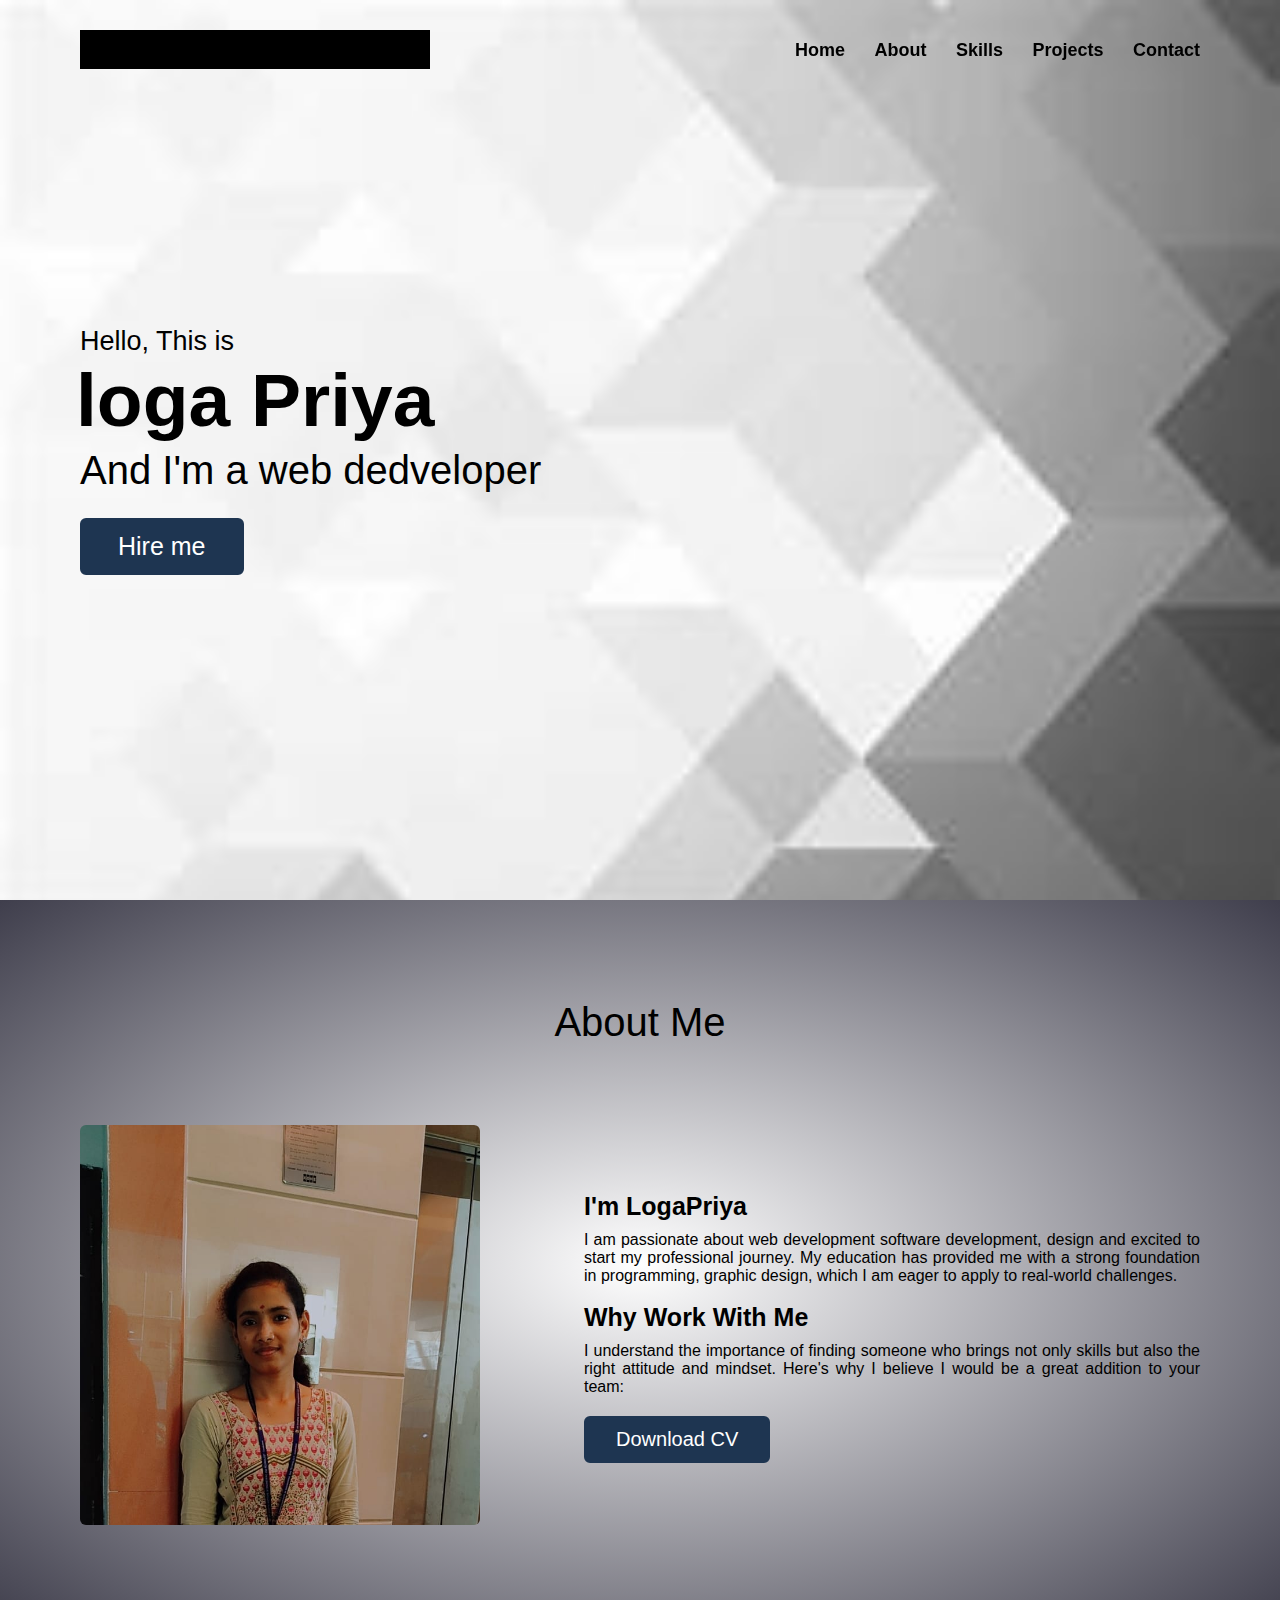
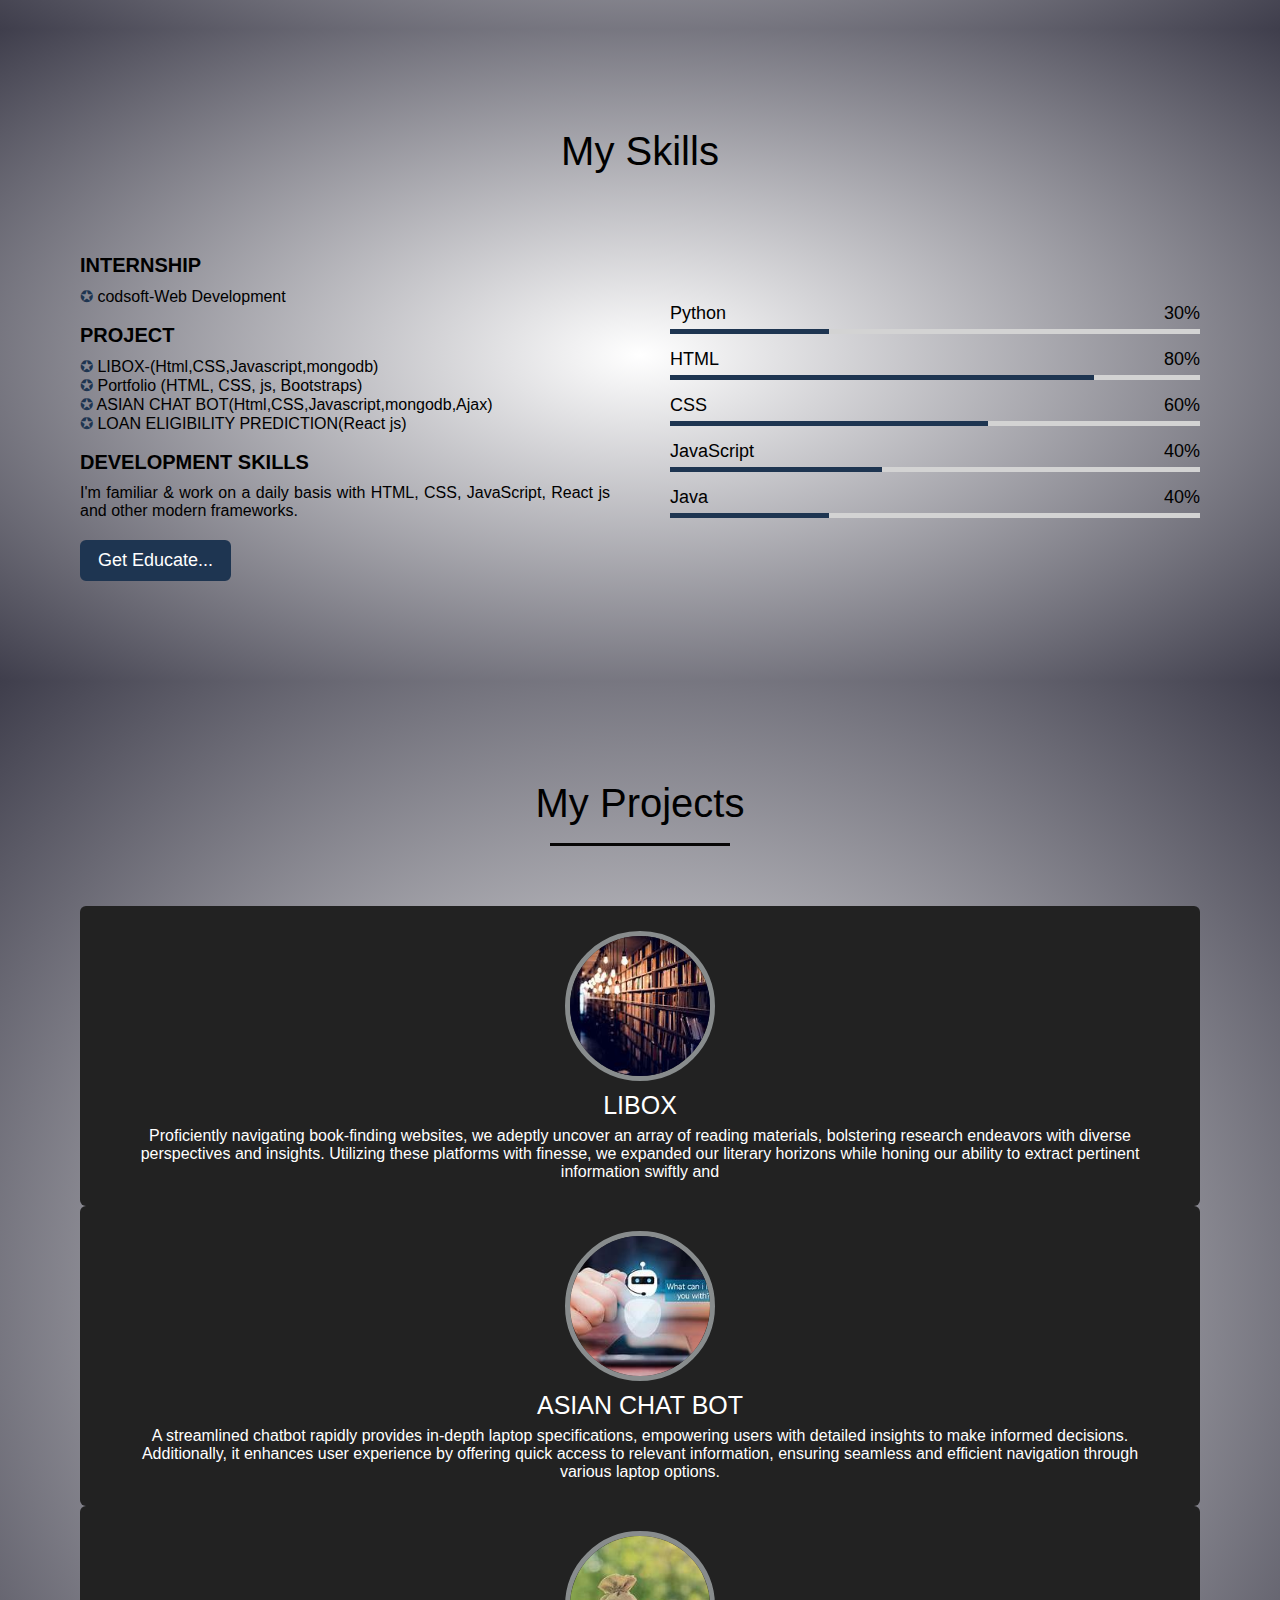
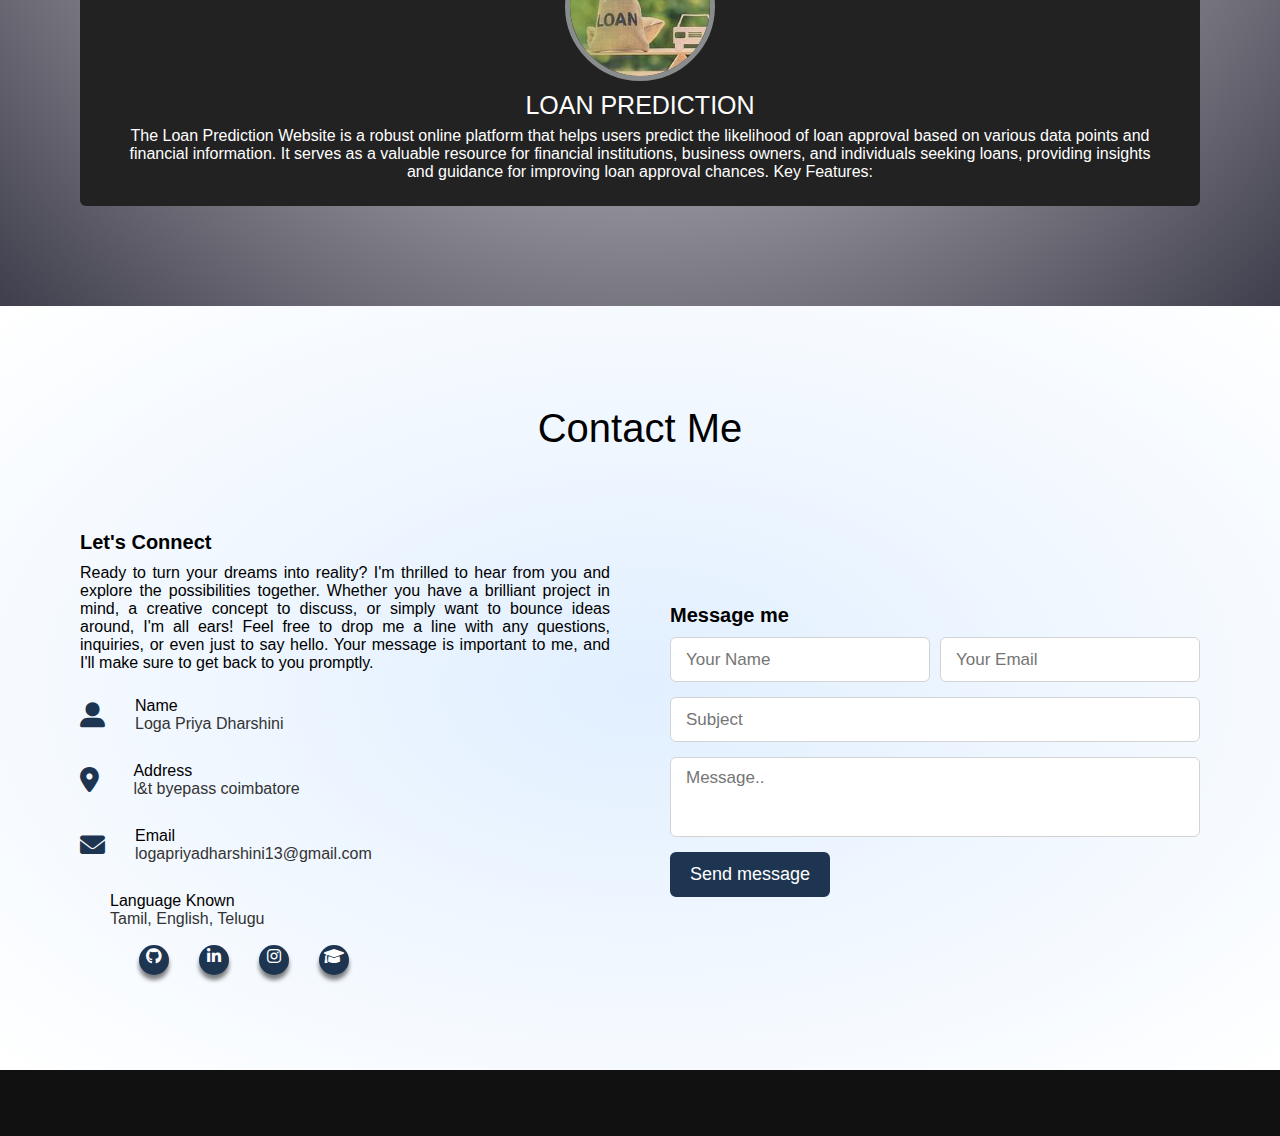
<file: level 1 task 2/index.html>
<!DOCTYPE html>
<html lang="en">
<head>
    <meta charset="UTF-8">
    <meta name="viewport" content="width=device-width, initial-scale=1.0">
    <title>Document</title>
    <link rel="stylesheet" href="style.css">
    <link rel="stylesheet" href="https://cdnjs.cloudflare.com/ajax/libs/font-awesome/6.0.0/css/all.min.css">
    
</head>
<body>
    <body>
  <div class="scroll-up-btn">
  </div>
  <nav class="navbar">
    <div class="max-width">
      <div class="logo"><a href="#"><span>varadpaithankar</span><span>.com</span></a></div>
      <ul class="menu">
        <li><a href="#home" class="menu-btn"><strong>Home</strong></a></li>
        <li><a href="#about" class="menu-btn"><strong>About</strong></a></li>
        <li><a href="#skills" class="menu-btn"><strong>Skills</strong></a></li>
        <li><a href="#projects" class="menu-btn"><strong>Projects</strong></a></li>
        <li><a href="#contact" class="menu-btn"><strong>Contact</strong></a></li>
      </ul>
      <div class="menu-btn">
        <i class="fas fa-bars"></i>
      </div>
    </div>
  </nav>

  <section class="home" id="home">
    <div class="max-width">
      <div class="home-content">
        
        <div class="text-1">Hello, This is</div>
        <div class="text-2">loga Priya</div>
        <div class="text-3">And I'm a web dedveloper <span class="typing"></span></div>
        <a href="#">Hire me</a>
         
      </div>
    </div>
  </section>
  <section class="about" id="about">
    <div class="max-width">
      <h2 class="title">About Me</h2>
      <div class="about-content">
        <div class="column left">
          <img src="pic(2).jpg" alt="image">
        </div>
        <div class="column right">
          <div class="text">I'm LogaPriya<span class="typing-2"></span></div>
          <p> I am passionate about web development software development, design and excited to start my professional journey. My education has provided me with a strong foundation in programming, graphic design, which I am eager to apply to real-world challenges.</p>
          <br>
          <div class="text">Why Work With Me</div>
          <p>I understand the importance of finding someone who brings not only skills but also the right attitude and mindset. Here's why I believe I would be a great addition to your team:</p>

          <a href="Minimalist Modern Professional CV Resume (2).pdf" target="blank">Download CV</a>
        </div>
      </div>
    </div>
  </section>
  <section class="skills" id="skills">
    <div class="max-width">
      <h2 class="title">My Skills</h2>
      <div class="skills-content">
        <div class="column left">

          <div class="text">INTERNSHIP</div>
          <p>
            <li class="intern">codsoft-Web Development </li>
            
          </p>

          <br>
          <div class="text">PROJECT</div>

          <p>
            <li class="project">LIBOX-(Html,CSS,Javascript,mongodb)</li>
            <li class="project">Portfolio (HTML, CSS, js, Bootstraps)</li>
            <li class="project">ASIAN CHAT BOT(Html,CSS,Javascript,mongodb,Ajax)</li>
            <li class="project">LOAN ELIGIBILITY PREDICTION(React js)</li>
         
          <br>
          <div class="text">DEVELOPMENT SKILLS</div>

          <p>
            I'm familiar & work on a daily basis with HTML, CSS, JavaScript, React js and other modern frameworks.
          </p>
          <a href="" target="blank">Get Educate...</a>
        </div>
        <div class="column right">
          <div class="bars">
            <div class="info">
              <span>Python</span>
              <span>30%</span>
            </div>
            <div class="line python"></div>
          </div>
          <div class="bars">
            <div class="info">
              <span>HTML</span>
              <span>80%</span>
            </div>
            <div class="line html"></div>
          </div>
          <div class="bars">
            <div class="info">
              <span>CSS</span>
              <span>60%</span>
            </div>
            <div class="line css"></div>
          </div>
          <div class="bars">
            <div class="info">
              <span>JavaScript</span>
              <span>40%</span>
            </div>
            <div class="line js"></div>
          </div>
          <div class="bars">
            <div class="info">
              <span>Java</span>
              <span>40%</span>
            </div>
            <div class="line bootstraps"></div>
          </div>
         
          </div>
        </div>
      </div>
    </div>
  </section>

 
  <section class="projects" id="projects">
    <div class="max-width">
      <h2 class="title">My Projects</h2>
      <div class="carousel owl-carousel">
        <div class="card">
          <div class="box">
            <img src="libox.jpg" alt="">
            <div class="text">LIBOX</div>
            <p> Proficiently navigating book-finding websites, we adeptly uncover an array of
reading materials, bolstering research endeavors with diverse perspectives
and insights. Utilizing these platforms with finesse, we expanded our literary
horizons while honing our ability to extract pertinent information swiftly and</p>
          </div>
        </div>
        <div class="card">
          <div class="box">
            <img src="asian chat bot.jpg" alt="">
            <div class="text">ASIAN CHAT BOT</div>
            <p>A streamlined chatbot rapidly provides in-depth laptop specifications,
empowering users with detailed insights to make informed decisions.
Additionally, it enhances user experience by offering quick access to
relevant information, ensuring seamless and efficient navigation through
various laptop options.</p>
          </div>
        </div>
        
        
        <div class="card">
          <div class="box">
            <img src="loan portfolio.jpg" alt="">
            <div class="text">LOAN PREDICTION </div>
            <p>The Loan Prediction Website is a robust online platform that helps users predict the likelihood of loan approval based on various data points and financial information. It serves as a valuable resource for financial institutions, business owners, and individuals seeking loans, providing insights and guidance for improving loan approval chances.

Key Features:</p>
          </div>
        </div>
        </div>
      </div>
    </div>
  </section>

  <section class="contact" id="contact">
    <div class="max-width">
      <h2 class="title">Contact Me</h2>
      <div class="contact-content">
        <div class="column left">
          <div class="text">Let's Connect</div>
          <p>Ready to turn your dreams into reality? I'm thrilled to hear from you and explore the possibilities together. Whether you have a brilliant project in mind, a creative concept to discuss, or simply want to bounce ideas around, I'm all ears!

Feel free to drop me a line with any questions, inquiries, or even just to say hello. Your message is important to me, and I'll make sure to get back to you promptly.</p>
          <div class="icons">

            <a href="https://instagram.com/aistscience">
              <div class="row">
                <i class="fa-solid fa-user-large"></i>
                <div class="info">
                  <div class="head">Name</div>
                  <div class="sub-title"><a href="https://aistechx.com/" style="text-decoration: none; color: #333;">Loga Priya Dharshini</a></div>
                </div>
              </div>
            </a>

            <div class="row">
              <i class="fa-solid fa-location-dot"></i>
              <div class="info">
                <div class="head">&nbsp;Address</div>
                <div class="sub-title">&nbsp;l&t byepass  coimbatore</div>
              </div>
            </div>

            <div class="row">
              <i class="fa-solid fa-envelope"></i>
              <div class="info">
                <div class="head">Email</div>
                <div class="sub-title"><a href="mailto:#" style="text-decoration: none; color: #333;">logapriyadharshini13@gmail.com</a></div>
              </div>
            </div>

            <div class="row">
              <i class="bi bi-translate"></i>
              <div class="info">
                <div class="head">Language Known</div>
                <div class="sub-title">Tamil, English, Telugu</div>
              </div>
            </div>

            <br>

            <div class="social-menu">
              <ul>
                <li><a href="https://github.com/Logaprriya"><i class="fa-brands fa-github"></i></a></li>
                <li><a href="https://www.linkedin.com/in/loga-priya-dharshini-b-54bb17276/"><i class="fa-brands fa-linkedin-in"></i></a></li>
                <li><a href="https://www.instagram.c"><i class="fa-brands fa-instagram"></i></a></li>
                <li><a href="https://aistechx.com/" title="Get Educate with Us"><i class="fa-solid fa-graduation-cap"></i></a></li>
              </ul>
            </div>
          </div>
        </div>
        <div class="column right">
          <div class="text">Message me</div>
          <form action="#">
            <div class="fields">
              <div class="field name">
                <input type="text" placeholder="Your Name" required>
              </div>
              <div class="field email">
                <input type="email" placeholder="Your Email" required>
              </div>
            </div>
            <div class="field">
              <input type="text" placeholder="Subject" required>
            </div>
            <div class="field textarea">
              <textarea cols="30" rows="10" placeholder="Message.." required></textarea>
            </div>
            <div class="button-area">
              <button type="submit">Send message</button>
            </div>
          </form>
        </div>
      </div>
    </div>
  </section>

  
  <footer>
    <span>
      <a href="www.linkedin.com/in/loga-priya-dharshini-b-54bb17276"></a> 
      <br>
      <br>
      <br>
  </footer>
<script href="main.js"></script>

</body>
</html>
</file>
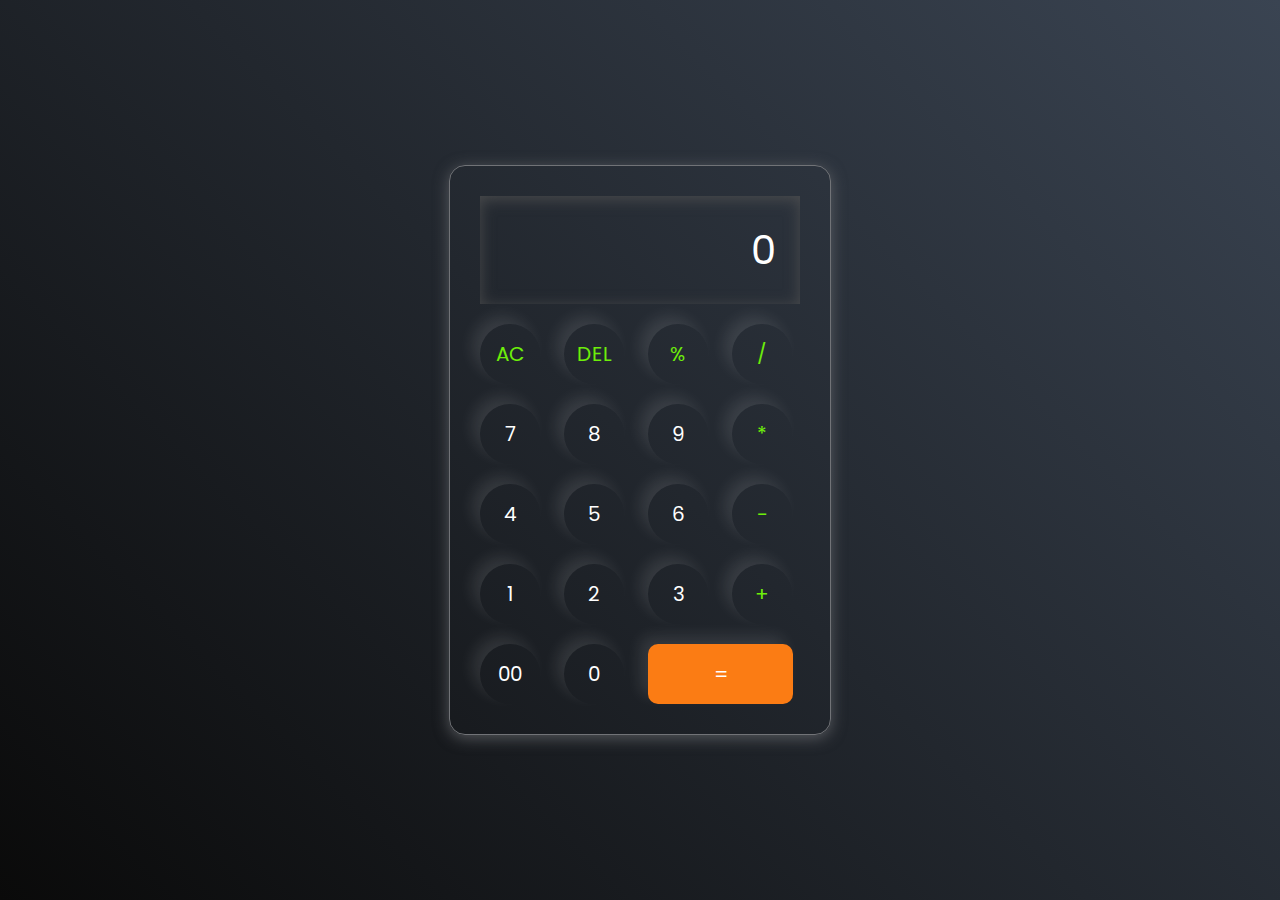
<file: level 1 task 3/index.html>
<!DOCTYPE html>
<html lang="en">
<head>
    <meta charset="UTF-8">
    <meta name="viewport" content="width=device-width, initial-scale=1.0">
    <title>calculator</title>
    <link rel="stylesheet" href="style.css">
</head>
<body>
    <div class="container">
        <div class="calculator">
          <input type="text" id="inputBox" placeholder="0" />
          <div>
            <button class="button operator">AC</button>
            <button class="button operator">DEL</button>
            <button class="button operator">%</button>
            <button class="button operator">/</button>
          </div>
          <div>
            <button class="button">7</button>
            <button class="button">8</button>
            <button class="button">9</button>
            <button class="button operator">*</button>
          </div>
          <div>
            <button class="button">4</button>
            <button class="button">5</button>
            <button class="button">6</button>
            <button class="button operator">-</button>
          </div>
          <div>
            <button class="button">1</button>
            <button class="button">2</button>
            <button class="button">3</button>
            <button class="button operator">+</button>
          </div>
  
          <div>
            <button class="button">00</button>
            <button class="button">0</button>
            <button class="button equalBtn">=</button>
          </div>
        </div>
      </div>
    <script src="main.js"></script>
</body>
</html>
</file>
<file: level 1 task 2/style.css>
* {
  margin: 0;
  padding: 0;
  box-sizing: border-box;
  text-decoration: none;
}

html {
  scroll-behavior: smooth;
}

::-webkit-scrollbar {
  width: 6px;
}

::-webkit-scrollbar-track {
  background: #f1f1f1;
}

.loader_bg {
  position: fixed;
  z-index: 9999999;
  background: #fff;
  width: 100%;
  height: 100%;
}

.loader {
  height: 100%;
  width: 100%;
  position: absolute;
  left: 0;
  top: 0;
  display: flex;
  justify-content: center;
  align-items: center;
}

.loader img {
  width: 280px;
}

::-webkit-scrollbar-thumb {
  border-radius: 12px;
  background: linear-gradient(135deg, #f57308, #fff, rgb(11, 242, 7));
}

::-webkit-scrollbar-thumb:hover {
  background: linear-gradient(135deg, #1a6ad2, #fff, rgb(245, 5, 53));
}


section {
  padding: 100px 0;
}

.max-width {
  max-width: 1300px;
  padding: 0 80px;
  margin: auto;
}

.about,
.services,
.skills,
.projects,
.contact,
footer {
  font-family: "Poppins", sans-serif;
}

.about .about-content,
.services .serv-content,
.skills .skills-content,
.contact .contact-content {
  display: flex;
  flex-wrap: wrap;
  align-items: center;
  justify-content: space-between;
}

section .title {
  position: relative;
  text-align: center;
  font-size: 40px;
  font-weight: 500;
  margin-bottom: 60px;
  padding-bottom: 20px;
  font-family: "Ubuntu", sans-serif;
}

section .title::before {
  content: "";
  position: absolute;
  bottom: 0px;
  left: 50%;
  width: 180px;
  height: 3px;
  transform: translateX(-50%);
}

section .title::after {
  position: absolute;
  bottom: -8px;
  left: 50%;
  font-size: 20px;
  color: #1e3551;
  padding: 0 5px;
  transform: translateX(-50%);
}

.navbar {
  position: fixed;
  width: 100%;
  z-index: 999;
  padding: 30px 0;
  font-family: "Ubuntu", sans-serif;
  transition: all 0.3s ease;
}

.navbar.sticky {
  padding: 15px 0;
  background: #1e3551;
}

.navbar .max-width {
  display: flex;
  align-items: center;
  justify-content: space-between;
}

.navbar .logo a {
  color: #fff;
  font-size: 35px;
  font-weight: 600;
}

.navbar .logo a span {
  background: linear-gradient(black);
  
  -webkit-text-fill-color: transparent;
  transition: all 0.3s ease;
}

.navbar.sticky .logo a span {
  color: #fff;
}

.navbar .menu li {
  list-style: none;
  display: inline-block;
}

.navbar .menu li a {
  display: block;
  color: #000000;
  font-size: 18px;
  font-weight: 500;
  margin-left: 25px;
  transition: color 0.3s ease;
}

.navbar .menu li a:hover {
  color: #1e3551;
}

.navbar.sticky .menu li a:hover {
  color: #fff;
}

.menu-btn {
  color: #fff;
  font-size: 23px;
  cursor: pointer;
  display: none;
}

.scroll-up-btn {
  position: fixed;
  height: 45px;
  width: 42px;
  background: #1e3551;
  right: 30px;
  bottom: 10px;
  text-align: center;
  line-height: 45px;
  color: #fff;
  z-index: 9999;
  font-size: 30px;
  border-radius: 6px;
  border-bottom-width: 2px;
  cursor: pointer;
  opacity: 0;
  pointer-events: none;
  transition: all 0.3s ease;
}

.scroll-up-btn.show {
  bottom: 30px;
  opacity: 1;
  pointer-events: auto;
}

.scroll-up-btn:hover {
  filter: brightness(90%);
}

.home {
  display: flex;
 background: radial-gradient(#ffffff, rgb(6, 2, 52));
  height: 100vh;
  color: #000000;
  min-height: 500px;
  background-size: cover;
  background-attachment: fixed;
  font-family: "Ubuntu", sans-serif;
  background-image: url('blc\ $.jpg');
  
}



.home .max-width {
  width: 100%;
  display: flex;
}

.home .max-width .row {
  margin-right: 0;
}

.home .home-content .text-1 {
  font-size: 27px;
}

.home .home-content .text-2 {
  font-size: 75px;
  font-weight: 600;
  margin-left: -4px;
}

.home .home-content .text-3 {
  font-size: 40px;
  margin: 5px 0;
}

.home .home-content .text-3 span {
  color: #1e3551;
  background: linear-gradient(135deg, #041d3d,);
  
  -webkit-text-fill-color: transparent;
  font-weight: 500;
}

.home .home-content a {
  display: inline-block;
  background: #1e3551;
  color: #fff;
  font-size: 25px;
  padding: 12px 36px;
  margin-top: 20px;
  font-weight: 400;
  border-radius: 6px;
  border: 2px solid #1e3551;
  transition: all 0.3s ease;
}

.home .home-content a:hover {
  color: #1e3551;
  background: none;
  animation: pulsate 1s ease-in-out;
}

.about {
  background: radial-gradient(#ffffff, rgb(63, 62, 76));
}
.about .title::after {
  
  text-overflow: ellipsis;
  display: -webkit-inline-box;
  -webkit-line-clamp: 3;
  -webkit-box-orient: vertical;
}

.about .about-content .left {
  width: 45%;
}

.about .about-content .left img {
  height: 400px;
  width: 400px;
  object-fit: cover;
  border-radius: 6px;
}

.about .about-content .right {
  width: 55%;
}

.about .about-content .right .text {
  font-size: 25px;
  font-weight: 600;
  margin-bottom: 10px;
}

.about .about-content .right .text span {
  background: linear-gradient(135deg, #041d3d, #fff, crimson);

  -webkit-text-fill-color: transparent;
}

.about .about-content .right p {
  text-align: justify;
}

.about .about-content .right a {
  display: inline-block;
  background: #1e3551;
  color: #fff;
  font-size: 20px;
  font-weight: 500;
  padding: 10px 30px;
  margin-top: 20px;
  border-radius: 6px;
  border: 2px solid #1e3551;
  transition: all 0.3s ease;
}

.about .about-content .right a:hover {
  color: #1e3551;
  background: none;
  animation: pulsate 1s ease-in-out;
}

.services,
.projects {
  color: #fff;
  background: radial-gradient(#ffffff, rgb(63, 62, 76));
}
.services h2{
  color:black;
}


.services .title::before,
.projects .title::before {
  background: #070606;

}

.services .title::after,
.projects .title::after {
  background: #111;
}

.services .serv-content .card {
  width: calc(33% - 20px);
  background: #222;
  text-align: center;
  border-radius: 10px;
  padding: 50px 25px;
  cursor: pointer;
  transition: all 0.3s ease;
}

.services .serv-content .card:hover {
  background: #1e3551;
}

.services .serv-content .card .box {
  transition: all 0.3s ease;
}

.services .serv-content .card:hover .box {
  transform: scale(1.05);
}

.services .serv-content .card i {
  font-size: 50px;
  color: #888e8d;
  background: linear-gradient(135deg, #041d3d, #fff, crimson);
  -webkit-text-fill-color: transparent;
  transition: color 0.3s ease;
}

.services .serv-content .card:hover i {
  color: #fff;
}

.services .serv-content .card .text {
  font-size: 25px;
  font-weight: 500;
  margin: 10px 0 7px 0;
}

.skills {
  background: radial-gradient(#ffffff, rgb(63, 62, 76));
}



.skills .skills-content .column {
  width: calc(50% - 30px);
}

.skills .skills-content .left .text {
  font-size: 20px;
  font-weight: 600;
  margin-bottom: 10px;
}

.skills .skills-content .left p {
  text-align: justify;
}

.skills .skills-content .left a {
  display: inline-block;
  background: #1e3551;
  color: #fff;
  font-size: 18px;
  font-weight: 500;
  padding: 8px 16px;
  margin-top: 20px;
  border-radius: 6px;
  border: 2px solid #1e3551;
  transition: all 0.3s ease;
}

.skills .skills-content .left a:hover {
  color: #1e3551;
  background: none;
  animation: pulsate 1s ease-in-out;
}

.intern,
.project {
  list-style: none;
}

.intern::before,
.project::before {
  content: "✪ ";
  color: #1e3551;
}

.skills .skills-content .right .bars {
  margin-bottom: 15px;
}

.skills .skills-content .right .info {
  display: flex;
  margin-bottom: 5px;
  align-items: center;
  justify-content: space-between;
}

.skills .skills-content .right span {
  font-weight: 500;
  font-size: 18px;
}

.skills .skills-content .right .line {
  height: 5px;
  width: 100%;
  background: lightgrey;
  position: relative;
}

.skills .skills-content .right .line::before {
  content: "";
  position: absolute;
  height: 100%;
  left: 0;
  top: 0;
  background: #1e3551;
}

.skills-content .right .python::before {
  width: 30%;
}

.skills-content .right .html::before {
  width: 80%;
}

.skills-content .right .css::before {
  width: 60%;
}

.skills-content .right .js::before {
  width: 40%;
  
}

.skills-content .right .bootstraps::before {
  width: 30%;
}


.projects h2{
  color:black;
}

.projects .carousel .card {
  background: #222;
  border-radius: 6px;
  padding: 25px 35px;
  text-align: center;
  overflow: hidden;
  transition: all 0.3s ease;
}

.projects .carousel .card:hover {
  background: #1e3551;
}

.projects .carousel .card .box {
  display: flex;
  flex-direction: column;
  align-items: center;
  justify-content: center;
  transition: all 0.3s ease;
}

.projects .carousel .card:hover .box {
  transform: scale(1.05);
}

.projects .carousel .card .text {
  font-size: 25px;
  font-weight: 500;
  margin: 10px 0 7px 0;
}

.projects .carousel .card img {
  height: 150px;
  width: 150px;
  object-fit: cover;
  border-radius: 50%;
  border: 5px solid #888c8d;
  transition: all 0.3s ease;
}

.projects .carousel .card:hover img {
  border-color: #fff;
}

.owl-dots {
  text-align: center;
  margin-top: 20px;
}

.owl-dot {
  height: 13px;
  width: 13px;
  margin: 0 5px;
  outline: none !important;
  border-radius: 50%;
  border: 2px solid #888c8d !important;
  transition: all 0.3s ease;
}

.owl-dot.active {
  width: 35px;
  border-radius: 14px;
}

.owl-dot.active,
.owl-dot:hover {
  background: #18365a !important;
}
.contact {
  background: radial-gradient(#e1efff, white);
  height:100hv;
}

.contact .contact-content .column {
  width: calc(50% - 30px);
}

.contact .contact-content .text {
  font-size: 20px;
  font-weight: 600;
  margin-bottom: 10px;
}

.contact .contact-content .left p {
  text-align: justify;
}

.contact .contact-content .left .icons {
  margin: 10px 0;
}

.contact .contact-content .row {
  display: flex;
  height: 65px;
  align-items: center;
}

.contact .contact-content .row .info {
  margin-left: 30px;
}

.contact .contact-content .row i {
  font-size: 25px;
  color: #1e3551;
}

.contact .contact-content .info .head {
  font-weight: 500;
  color: #000;
}

.contact .contact-content .info .sub-title {
  color: #333;
}

.contact .right form .fields {
  display: flex;
}

.contact .right form .field,
.contact .right form .fields .field {
  height: 45px;
  width: 100%;
  margin-bottom: 15px;
}

.contact .right form .textarea {
  height: 80px;
  width: 100%;
}

.contact .right form .name {
  margin-right: 10px;
}

.contact .right form .field input,
.contact .right form .textarea textarea {
  height: 100%;
  width: 100%;
  border: 1px solid lightgrey;
  border-radius: 6px;
  outline: none;
  padding: 0 15px;
  font-size: 17px;
  font-family: "Poppins", sans-serif;
  transition: all 0.3s ease;
}

.contact .right form .field input:focus,
.contact .right form .textarea textarea:focus {
  border-color: #b3b3b3;
}

.contact .right form .textarea textarea {
  padding-top: 10px;
  resize: none;
}

.contact .right form .button-area {
  display: flex;
  align-items: center;
}

.right form .button-area button {
  color: #fff;
  display: block;
  width: 160px !important;
  height: 45px;
  outline: none;
  font-size: 18px;
  font-weight: 500;
  border-radius: 6px;
  cursor: pointer;
  flex-wrap: nowrap;
  background: #1e3551;
  border: 2px solid #1e3551;
  transition: all 0.3s ease;
}

.right form .button-area button:hover {
  color: #1e3551;
  background: none;
  animation: pulsate 1s ease-in-out;
}

.col-4 {
  background: #d8d8d8;
}

.social-menu ul {
  position: absolute;
  left: 20%;
  padding: 0;
  margin: 0;
  transform: translate(-50%, -50%);
  display: flex;
}

.social-menu ul li {
  list-style: none;
  margin: 0 15px;
}

.social-menu ul li .fa {
  font-size: 30px;
  line-height: 60px;
  transition: 0.6s;
  color: #000;
}

.social-menu ul li .fa:hover {
  color: #fff;
}

.social-menu ul li a {
  left: px;
  right: 12px;
  padding-top: 3px;
  position: relative;
  display: block;
  width: 30px;
  height: 30px;
  border-radius: 50%;
  background-color: #1e3551;
  text-align: center;
  transition: 0.6s;
  box-shadow: 0 5px 4px rgba(0, 0, 0, 0.5);
}

.social-menu ul li a:hover {
  transform: translate(0, -10px);
}

.social-menu ul li:nth-child(1) a:hover {
  background-color: #131418;
}

.social-menu ul li:nth-child(2) a:hover {
  background-color: #0a66c2;
}

.social-menu ul li:nth-child(3) a:hover {
  background-color: #e4405f;
}
.social-menu ul li:nth-child(4) a:hover {
  background-color: #1da1f2;
}

.social-menu ul li:nth-child(5) a:hover {
  background-color: #e33054;
}

.social-menu ul li:nth-child(6) a:hover {
  background-color: #fc4f08;
}

.fa-brands {
  color: #fff;
}

.fa-solid {
  color: #fff;
}

footer {
  background: #111;
  padding: 6px 16px;
  color: #888c8d;
  text-align: center;
}

footer span a {
  color: #1e3551;
  text-decoration: none;
}

footer span a:hover {
  text-decoration: underline;
}

@keyframes pulsate {
  0% {
    box-shadow: 0 0 25px #888e8d, 0 0 50px #1e3551;
  }
}

@media (max-width: 1104px) {
  .about .about-content .left img {
    height: 350px;
    width: 350px;
  }
  section .title::after {
    bottom: -8px;
    font-size: 16px;
  }
}

@media (max-width: 991px) {
  .social-menu ul li a {
    left: 114px;
  }
}

@media (max-width: 947px) {
  .menu-btn {
    display: block;
    z-index: 999;
  }
  .menu-btn i.active:before {
    content: "\f00d";
  }
  .navbar .menu {
    position: fixed;
    height: 100vh;
    width: 100%;
    left: -100%;
    top: 0;
    background: #111;
    text-align: center;
    padding-top: 80px;
    transition: all 0.3s ease;
  }
  .navbar .menu.active {
    left: 0;
  }
  .navbar .menu li {
    display: block;
  }
  .navbar .menu li a {
    display: inline-block;
    margin: 20px 0;
    font-size: 25px;
  }
  .home .home-content .text-2 {
    font-size: 70px;
  }
  .home .home-content .text-3 {
    font-size: 35px;
  }
  .home .home-content a {
    font-size: 23px;
    padding: 10px 30px;
  }
  .max-width {
    max-width: 930px;
  }
  .about .about-content .column {
    width: 100%;
  }
  .about .about-content .left {
    display: flex;
    justify-content: center;
    margin: 0 auto 60px;
  }
  .about .about-content .right {
    flex: 100%;
  }
  .services .serv-content .card {
    width: calc(50% - 10px);
    margin-bottom: 20px;
  }
  .skills .skills-content .column,
  .contact .contact-content .column {
    width: 100%;
    margin-bottom: 35px;
  }
}

@media (max-width: 690px) {
  .max-width {
    padding: 0 23px;
  }
  .home .home-content .text-2 {
    font-size: 60px;
  }
  .home .home-content .text-3 {
    font-size: 32px;
  }
  .home .home-content a {
    font-size: 20px;
  }
  .services .serv-content .card {
    width: 100%;
  }
}

@media (max-width: 500px) {
  .home .home-content .text-2 {
    font-size: 50px;
  }
  .home .home-content .text-3 {
    font-size: 27px;
  }
  .about .about-content .right .text,
  .skills .skills-content .left .text {
    font-size: 19px;
  }
  .contact .right form .fields {
    flex-direction: column;
  }
  .contact .right form .name,
  .contact .right form .email {
    margin: 0;
  }
  .right form .error-box {
    width: 150px;
  }
  .scroll-up-btn {
    right: 15px;
    bottom: 15px;
    height: 38px;
    width: 35px;
    font-size: 23px;
    line-height: 38px;
  }
}
</file>
<file: level 1 task 3/style.css>
@import url('https://fonts.googleapis.com/css2?family=Poppins:wght@500&display=swap');

*{
    margin: 0;
    padding: 0;
    box-sizing: border-box;
    font-family: 'Poppins', sans-serif;
}

body{
    width: 100%;
    height: 100vh;
    display: flex;
    justify-content: center;
    align-items: center;
    background: linear-gradient(45deg, #0a0a0a, #3a4452);
}

.calculator{
    border: 1px solid #717377;
    padding: 20px;
    border-radius: 16px;
    background: transparent;
    box-shadow: 0px 3px 15px rgba(113, 115, 119, 0.678);

}

input{
    width: 320px;
    border: none;
    padding: 24px;
    margin: 10px;
    background: transparent;
    box-shadow: 0px 3px 15px rgba(84, 84, 84, 0.781) inset;
    font-size: 40px;
    text-align: right;
    cursor: pointer;
    color: #ffffff;
}

input::placeholder{
    color: #ffffff;
}

button{
    border: none;
    width: 60px;
    height: 60px;
    margin: 10px;
    border-radius: 50%;
    background: transparent;
    color: #ffffff;
    font-size: 20px;
    box-shadow: -8px -8px 15px rgba(255, 255, 255, 0.1);
    cursor: pointer;
}

.equalBtn{
    background-color: #fb7c14;
    width: 145px;
    height:60px;
    border-radius:10px;
    
}

.operator{
    color: #6dee0a;
}
</file>
